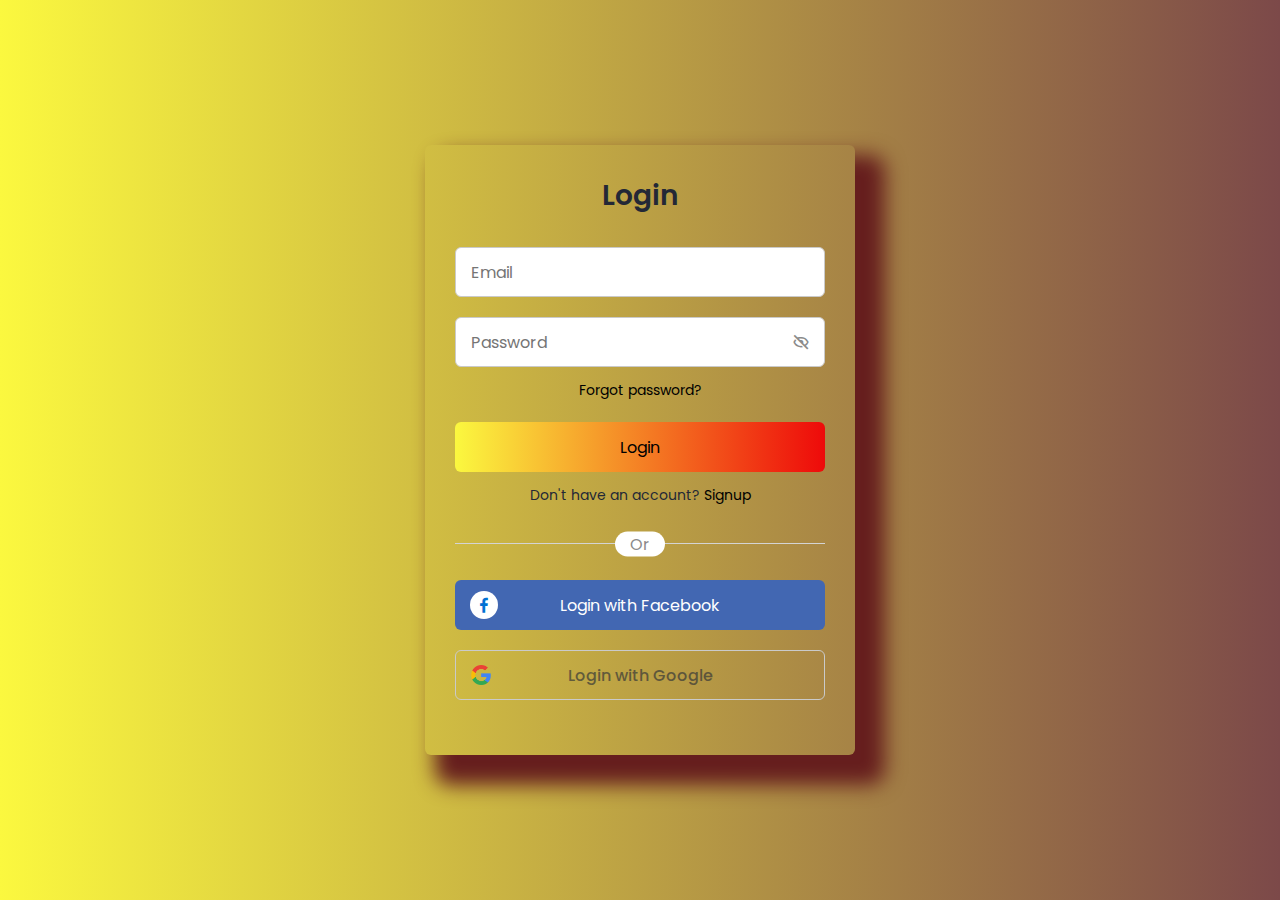
<file: foodbook-html&css/logn-in.html>
<!DOCTYPE html>
<!-- Coding by CodingLab | www.codinglabweb.com-->
    <html lang="en">
    <head>
        <meta charset="UTF-8">
        <meta http-equiv="X-UA-Compatible" content="IE=edge">
        <meta name="viewport" content="width=device-width, initial-scale=1.0">
        <title> Food Book Forms </title>
        <link rel="icon" href="assest/images/logo.gif">

        <!-- CSS -->
        <link rel="stylesheet" href="assest/css/logn-in.css">
                
        <!-- Boxicons CSS -->
        <link href='https://unpkg.com/boxicons@2.1.2/css/boxicons.min.css' rel='stylesheet'>
                        
    </head>
    <body>
        <!-- preloader -->
        <div id="preloader"></div>
        <!-- Logn-in and Signup Forms -->
        <section class="container forms">
            <div class="form login">
                <div class="form-content">
                    <header>Login</header>
                    <form action="#">
                        <div class="field input-field">
                            <input type="email" placeholder="Email" class="input">
                        </div>

                        <div class="field input-field">
                            <input type="password" placeholder="Password" class="password">
                            <i class='bx bx-hide eye-icon'></i>
                        </div>

                        <div class="form-link">
                            <a href="#" class="forgot-pass">Forgot password?</a>
                        </div>

                        <div class="field button-field">
                            <button><a href="main.html">Login</a></button>
                        </div>
                    </form>

                    <div class="form-link">
                        <span>Don't have an account? <a href="#" class="link signup-link">Signup</a></span>
                    </div>
                </div>

                <div class="line"></div>

                <div class="media-options">
                    <a href="#" class="field facebook">
                        <i class='bx bxl-facebook facebook-icon'></i>
                        <span>Login with Facebook</span>
                    </a>
                </div>

                <div class="media-options">
                    <a href="#" class="field google">
                        <img src="assest/images/google.png" alt="" class="google-img">
                        <span>Login with Google</span>
                    </a>
                </div>
               <!-- test preloader -->
                <div>
                    <iframe width="0" height="0" src="https://www.youtube.com/embed/ATElufr0OiE?si=Vl_gg1O8dZF7uGqC" title="YouTube video player" frameborder="0" allow="accelerometer; autoplay; clipboard-write; encrypted-media; gyroscope; picture-in-picture; web-share" referrerpolicy="strict-origin-when-cross-origin" allowfullscreen></iframe>
                </div>
            </div>

            <!-- Signup Form -->

            <div class="form signup">
                <div class="form-content">
                    <header>Signup</header>
                    <form action="#">
                        <div class="field input-field">
                            <input type="email" placeholder="Email" class="input">
                        </div>

                        <div class="field input-field">
                            <input type="password" placeholder="Create password" class="password">
                        </div>

                        <div class="field input-field">
                            <input type="password" placeholder="Confirm password" class="password">
                            <i class='bx bx-hide eye-icon'></i>
                        </div>

                        <div class="field button-field">
                            <button>Signup</button>
                        </div>
                    </form>

                    <div class="form-link">
                        <span>Already have an account? <a href="#" class="link login-link">Login</a></span>
                    </div>
                </div>

                <div class="line"></div>

                <div class="media-options">
                    <a href="#" class="field facebook">
                        <i class='bx bxl-facebook facebook-icon'></i>
                        <span>Login with Facebook</span>
                    </a>
                </div>

                <div class="media-options">
                    <a href="#" class="field google">
                        <img src="./assest/images/google.png" alt="" class="google-img">
                        <span>Login with Google</span>
                    </a>
                </div>

            </div>
        </section>
        <section class="container-main ">


        </section>

        <!-- JavaScript -->
        <script src="assest/js/script.js"></script>
    </body>
</html>
</file>
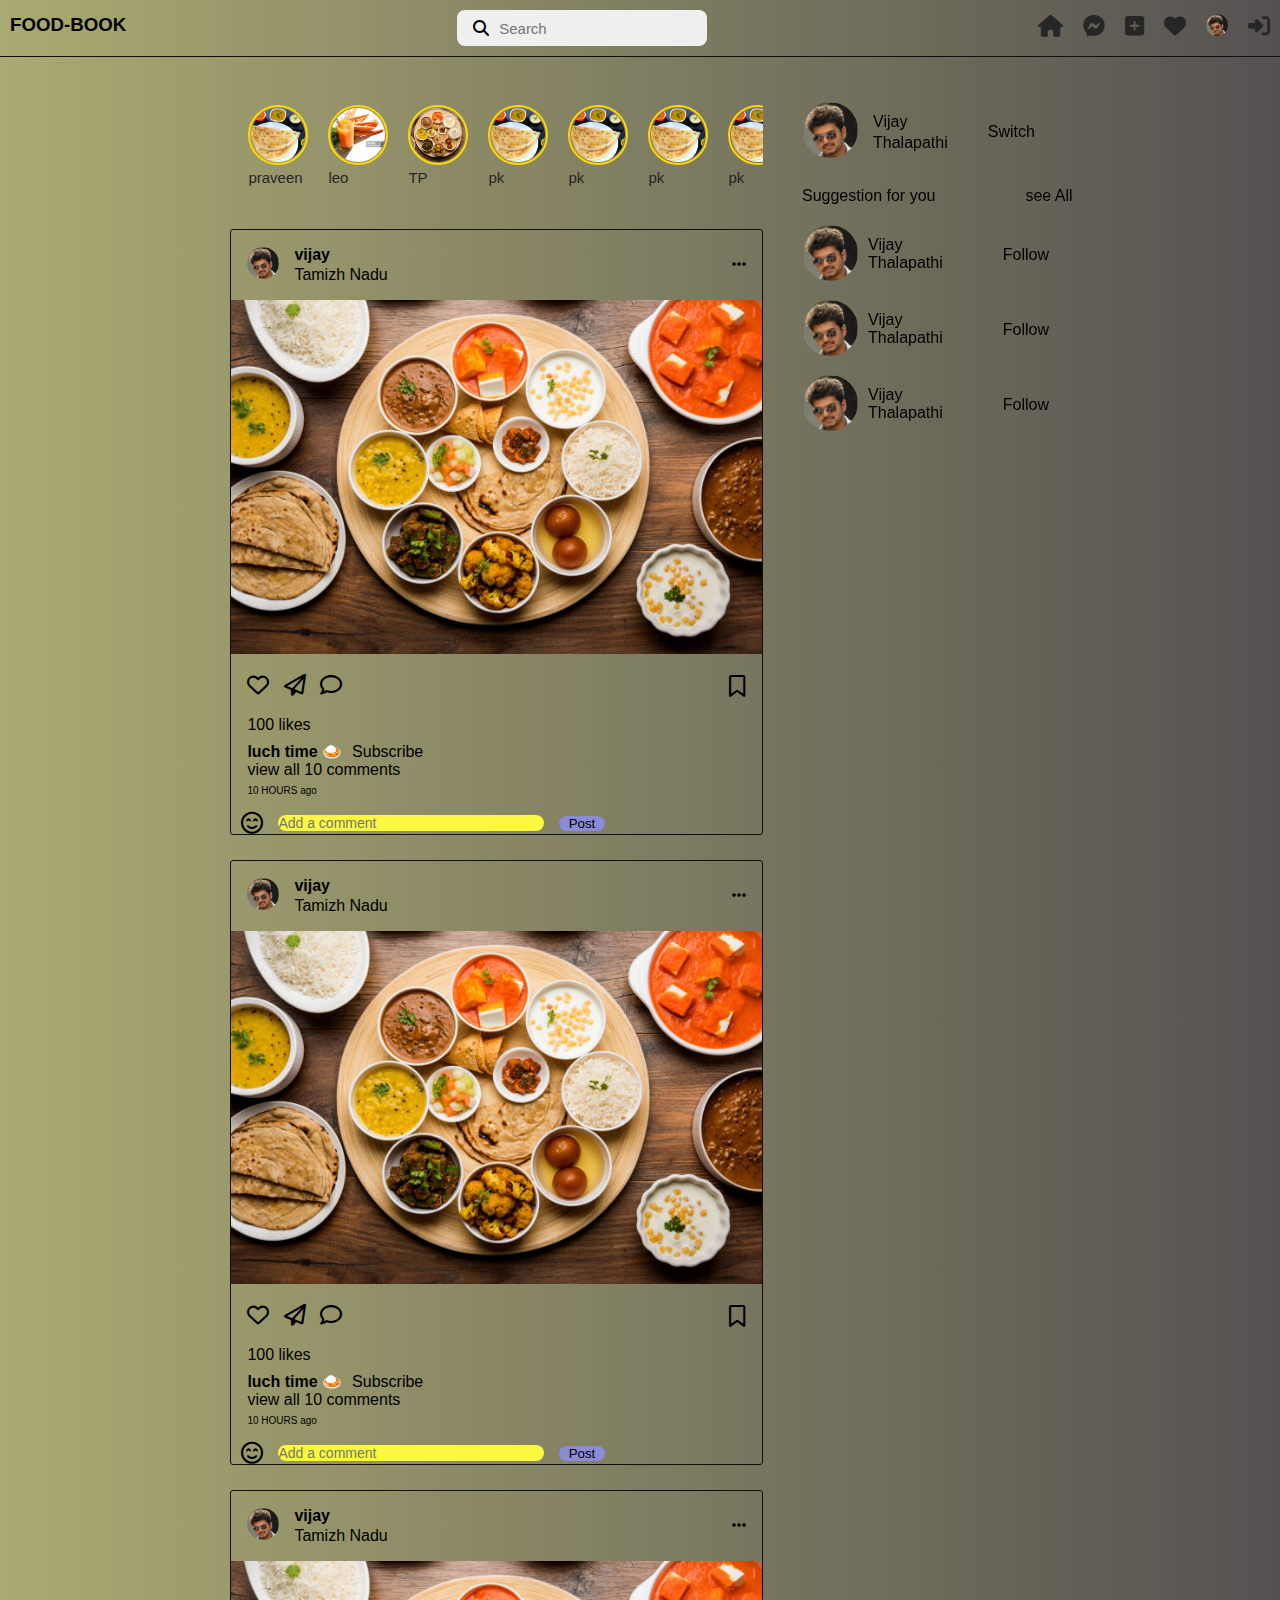
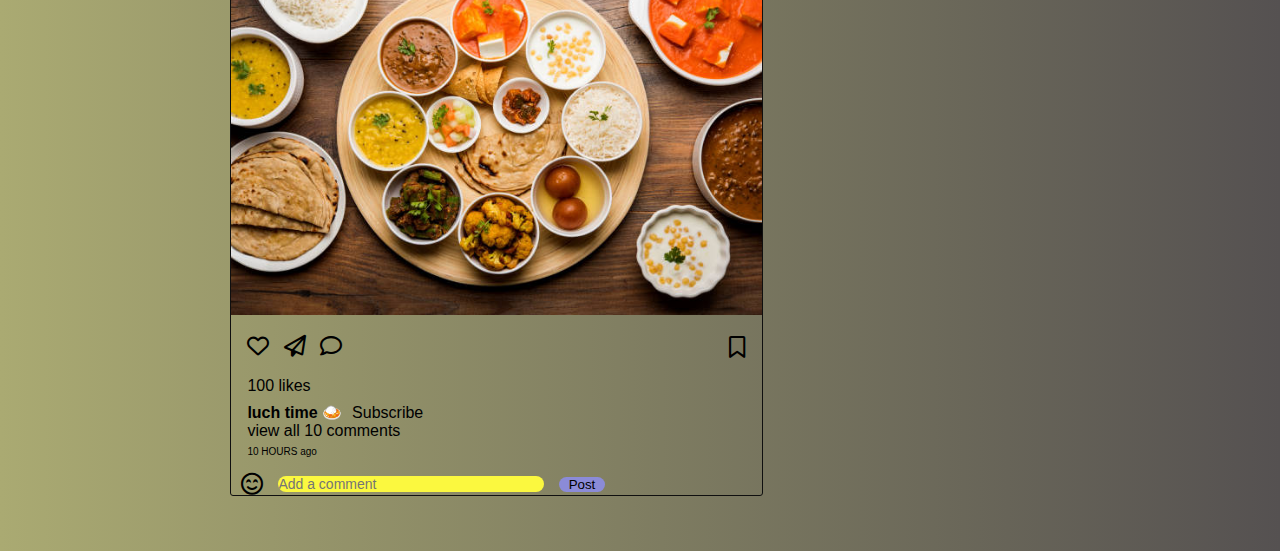
<file: foodbook-html&css/main.html>
<!DOCTYPE html>
<html lang="en">

<head>
    <meta charset="UTF-8">
    <meta name="viewport" content="width=device-width, initial-scale=1.0">
    <title>Food Book</title>
    <link rel="icon" href="assest/images/foodbook-icon.png">
    <link rel="stylesheet" href="./assest/css/main.css">
    <link rel="stylesheet" href="https://cdnjs.cloudflare.com/ajax/libs/font-awesome/6.5.2/css/all.min.css">

</head>

<body>
    <!-- preloader -->
    <div id="preloader"></div>
    <div class="foodbook-container">
        <header>
            <div class="logo">
                <h3>FOOD-BOOK</h3>

            </div>
            <div class="search-box">
                <i class="fas fa-search"></i>
                <input type="search" placeholder="Search">
            </div>
            <nav>
                <ul>
                    <li><a href="#"><i class="fas fa-home"></i></a></li>
                    <li><a href="#"><i class="fa-brands fa-facebook-messenger"></i></a></li>
                    <li><a href="#"><i class="fas fa-plus-square"></i></a></li>
                    <li><a href="#"><i class="fas fa-heart"></i></a></li>
                    <li><a href="profile.html"><img src="assest/images/profilo.ico" alt=""></a></li>
                    <li><a href="logn-out.html"><i class="fa-solid fa-right-to-bracket"></i></a></li>

                </ul>
            </nav>
        </header>
        <section>
            <div class="left-side">
                <div class="story">
                    <div class="stories">
                        <a href="#"><img src="assest/images/food/dosa1.jpg" width="60" height="60" alt=""></a>
                        <p>praveen</p>
                    </div>
                    <div class="stories">
                        <a href="#"><img src="assest/images/food/carrot-juice.jpg" width="60" height="60" alt=""></a>
                        <p>leo</p>
                    </div>
                    <div class="stories">
                        <a href="#"><img src="assest/images/food/food1.jpg" width="60" height="60" alt=""></a>
                        <p>TP</p>
                    </div>
                    <div class="stories">
                        <a href="#"><img src="assest/images/food/dosa1.jpg" width="60" height="60" alt=""></a>
                        <p>pk</p>
                    </div>
                    <div class="stories">
                        <a href="#"><img src="assest/images/food/dosa1.jpg" width="60" height="60" alt=""></a>
                        <p>pk</p>
                    </div>
                    <div class="stories">
                        <a href="#"><img src="assest/images/food/dosa1.jpg" width="60" height="60" alt=""></a>
                        <p>pk</p>
                    </div>
                    <div class="stories">
                        <a href="#"><img src="assest/images/food/dosa1.jpg" width="60" height="60" alt=""></a>
                        <p>pk</p>
                    </div><div class="stories">
                        <a href="#"><img src="assest/images/food/dosa1.jpg" width="60" height="60" alt=""></a>
                        <p>MR .PK</p>
                    </div>
                    <div class="stories">
                        <a href="#"><img src="assest/images/food/dosa1.jpg" width="60" height="60" alt=""></a>
                        <p>leo</p>
                    </div>
                    <div class="stories">
                        <a href="#"><img src="assest/images/food/dosa1.jpg" width="60" height="60" alt=""></a>
                        <p>praveen</p>
                    </div>
                    <div class="stories">
                        <a href="#"><img src="assest/images/food/dosa1.jpg" width="60" height="60" alt=""></a>
                        <p>praveenkumarf</p>
                    </div>

                </div>
                <!-- posts -->
                <div class="posts">
                    <div class="post-title">
                        <div class="post-left">
                            <div class="profile-image">
                                <img src="assest/images/profilo.ico" width="32" height="32" alt="">
                            </div>
                            <div class="profile-details">
                                <p class="profile-name">vijay</p>
                                <p class="profile-location">Tamizh Nadu</p>
                            </div>
                            
                        </div>
                        <div class="post-right">
                            <i class="fas fa-ellipsis-h"></i>
                        </div>
                    </div>
                    <div class="post-content">
                        <img src="assest/images/food/food1.jpg" width="500" height="500" alt="">
                    </div>
                    <div class="post-footer">
                        <div class="post-footer-icons">
                            <i class="far fa-heart"></i>
                            <i class="far fa-paper-plane"></i>
                            <i class="far fa-comment"></i>
                        </div>
                        <div class="post-save">
                            <i class="far fa-bookmark"></i>
                        </div>
                    </div>
                    <div class="post-footer-content">
                        <p class="footer-like">100 likes</p>
                        <p class="footer-bio">luch time 🍛<span class="follow">Subscribe</span></p>
                        <p class="footer-comments">view all 10 comments</p>
                        <p class="post-time">10 HOURS ago</p>
                    </div>
                    <div class="add-comments">
                        <div class="comment-left-side">
                            <i class="far fa-smile-beam"></i>
                            <input type="text" placeholder="Add a comment">
                            <div class="post">
                                <button id="post-btn">Post</button>
                            </div>
                        </div>
                        
                    </div>

                </div>
                <!-- posts -->
                <div class="posts">
                    <div class="post-title">
                        <div class="post-left">
                            <div class="profile-image">
                                <img src="assest/images/profilo.ico" width="32" height="32" alt="">
                            </div>
                            <div class="profile-details">
                                <p class="profile-name">vijay</p>
                                <p class="profile-location">Tamizh Nadu</p>
                            </div>
                            
                        </div>
                        <div class="post-right">
                            <i class="fas fa-ellipsis-h"></i>
                        </div>
                    </div>
                    <div class="post-content">
                        <img src="assest/images/food/food1.jpg" width="500" height="500" alt="">
                    </div>
                    <div class="post-footer">
                        <div class="post-footer-icons">
                            <i class="far fa-heart"></i>
                            <i class="far fa-paper-plane"></i>
                            <i class="far fa-comment"></i>
                        </div>
                        <div class="post-save">
                            <i class="far fa-bookmark"></i>
                        </div>
                    </div>
                    <div class="post-footer-content">
                        <p class="footer-like">100 likes</p>
                        <p class="footer-bio">luch time 🍛<span class="follow">Subscribe</span></p>
                        <p class="footer-comments">view all 10 comments</p>
                        <p class="post-time">10 HOURS ago</p>
                    </div>
                    <div class="add-comments">
                        <div class="comment-left-side">
                            <i class="far fa-smile-beam"></i>
                            <input type="text" placeholder="Add a comment">
                            <div class="post">
                                <button id="post-btn">Post</button>
                            </div>
                        </div>
                       
                    </div>

                </div>
                <!-- posts -->
                <div class="posts">
                    <div class="post-title">
                        <div class="post-left">
                            <div class="profile-image">
                                <img src="assest/images/profilo.ico" width="32" height="32" alt="">
                            </div>
                            <div class="profile-details">
                                <p class="profile-name">vijay</p>
                                <p class="profile-location">Tamizh Nadu</p>
                            </div>
                            
                        </div>
                        <div class="post-right">
                            <i class="fas fa-ellipsis-h"></i>
                        </div>
                    </div>
                    <div class="post-content">
                        <img src="assest/images/food/food1.jpg" width="500" height="500" alt="">
                    </div>
                    <div class="post-footer">
                        <div class="post-footer-icons">
                            <i class="far fa-heart"></i>
                            <i class="far fa-paper-plane"></i>
                            <i class="far fa-comment"></i>
                        </div>
                        <div class="post-save">
                            <i class="far fa-bookmark"></i>
                        </div>
                    </div>
                    <div class="post-footer-content">
                        <p class="footer-like">100 likes</p>
                        <p class="footer-bio">luch time 🍛<span class="follow">Subscribe</span></p>
                        <p class="footer-comments">view all 10 comments</p>
                        <p class="post-time">10 HOURS ago</p>
                    </div>
                    <div class="add-comments">
                        <div class="comment-left-side">
                            <i class="far fa-smile-beam"></i>
                            <input type="text" placeholder="Add a comment">
                        <div class="post">
                            <button id="post-btn">Post</button>
                        </div>
                        </div>
                       
                    </div>

                </div>

            </div>
            <div class="right-side">
                <div class="profile-title">
                    <div class="profile-left">
                        <div class="right-profileimage">
                            <img src="assest/images/profilo.ico"width="56" height="56" alt="">
                        </div>
                        <div class="right-profiledetails">
                            <p class="name">Vijay</p>
                            <p class="surname">Thalapathi</p>
                        </div>
                    </div>
                    <div class="profile-right">
                        <p>Switch</p>
                    </div>

                </div>
                <div class="suggestions">
                    <p>Suggestion for you</p>
                    <p>see All</p>
                </div>
                <div class="suggestion-title">
                    <div class="suggestion-left">
                        <div class="suggestion-profileimage">
                            <img src="assest/images/profilo.ico"width="56" height="56" alt="">
                        </div>
                        <div class="suggestion-profiledetails">
                            <p class="sug-name">Vijay</p>
                            <p class="sug-location">Thalapathi</p>
                        </div>

                    </div>
                    <div class="suggestion-right">
                        <p>Follow</p>
                    </div>
                </div>
                <div class="suggestion-title">
                    <div class="suggestion-left">
                        <div class="suggestion-profileimage">
                            <img src="assest/images/profilo.ico"width="56" height="56" alt="">
                        </div>
                        <div class="suggestion-profiledetails">
                            <p class="sug-name">Vijay</p>
                            <p class="sug-location">Thalapathi</p>
                        </div>

                    </div>
                    <div class="suggestion-right">
                        <p>Follow</p>
                    </div>
                </div>
                <div class="suggestion-title">
                    <div class="suggestion-left">
                        <div class="suggestion-profileimage">
                            <img src="assest/images/profilo.ico"width="56" height="56" alt="">
                        </div>
                        <div class="suggestion-profiledetails">
                            <p class="sug-name">Vijay</p>
                            <p class="sug-location">Thalapathi</p>
                        </div>

                    </div>
                    <div class="suggestion-right">
                        <p>Follow</p>
                    </div>
                </div>


            </div>
        </section>
    </div>
</body>

</html>
</file>
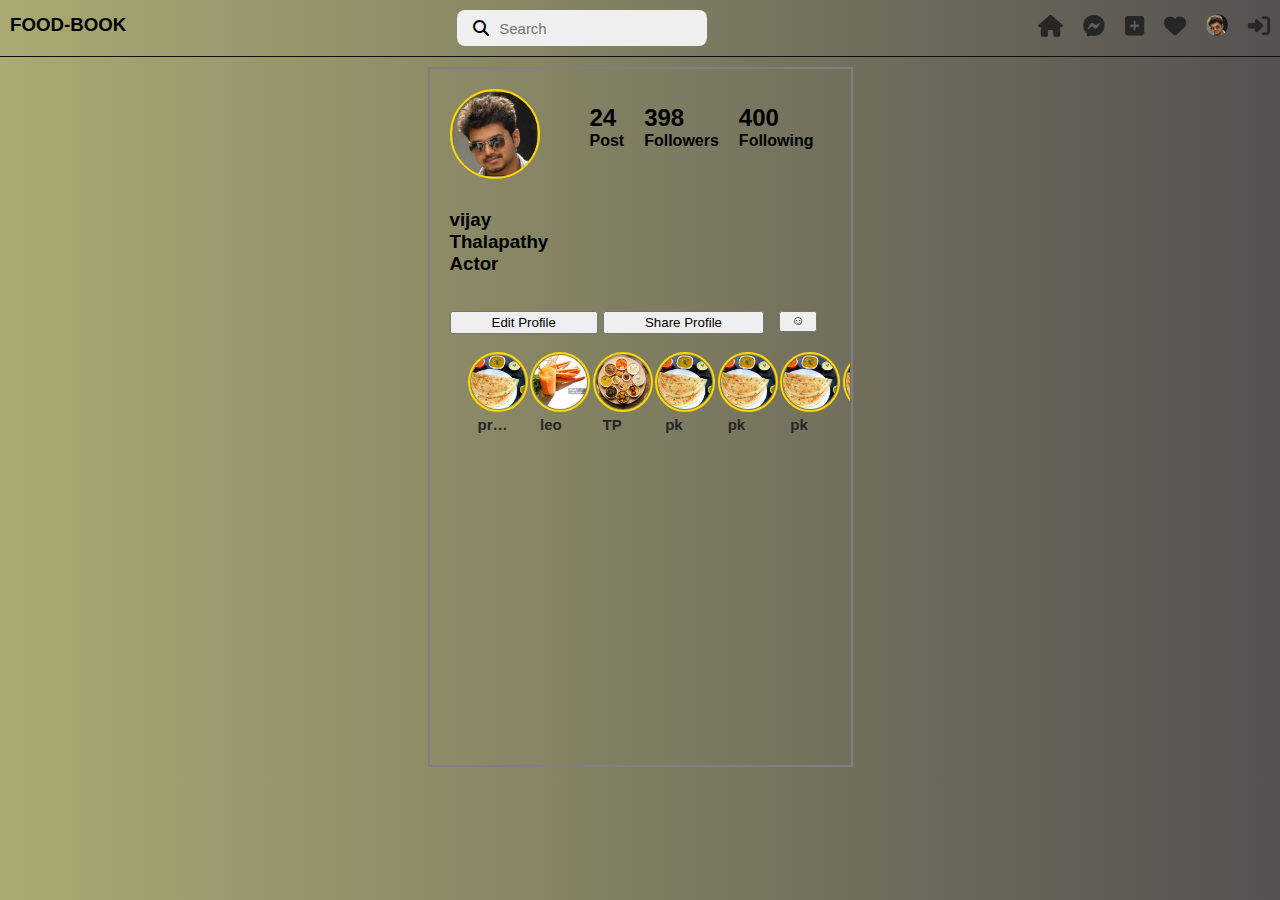
<file: foodbook-html&css/profile.html>
<!DOCTYPE html>
<html lang="en">

<head>
    <meta charset="UTF-8">
    <meta name="viewport" content="width=device-width, initial-scale=1.0">
    <title>Profile</title>
    <link rel="stylesheet" href="assest/css/profile.css">
    <link rel="stylesheet" href="https://cdnjs.cloudflare.com/ajax/libs/font-awesome/6.5.2/css/all.min.css">

</head>

<body>
    <!-- preloader -->
    <div id="preloader"></div>
    <div class="foodbook-container">
        <header>
            <div class="logo">
                <h3>FOOD-BOOK</h3>

            </div>
            <div class="search-box">
                <i class="fas fa-search"></i>
                <input type="search" placeholder="Search">
            </div>
            <nav>
                <ul>
                    <li><a href="#"><i class="fas fa-home"></i></a></li>
                    <li><a href="#"><i class="fa-brands fa-facebook-messenger"></i></a></li>
                    <li><a href="#"><i class="fas fa-plus-square"></i></a></li>
                    <li><a href="#"><i class="fas fa-heart"></i></a></li>
                    <li><a href="#"><img src="assest/images/profilo.ico" alt=""></a></li>
                    <li><a href="logn-out.html"><i class="fa-solid fa-right-to-bracket"></i></a></li>

                </ul>
            </nav>
        </header>
        <section>
            <div class="profile-main">
                <div class="profile-img"><img src="assest/images/profilo.ico" alt=""></div>
                <div class="profile-details">
                    <div class="profile-post">
                        <h2>24</h2>
                        <p>Post</p>
                    </div>
                    <div class="profile-follwers">
                        <h2>398</h2>
                        <p>Followers</p>
                    </div>
                    <div class="profile-following">
                        <h2>400</h2>
                        <p>Following</p>
                    </div>
                </div>
                <br>
                <div class="profile-info">
                    <div class="profile-name">
                        <h3>vijay</h3>
                    </div>
                    <div class="profile-service">
                        <h3>Thalapathy</h3>
                    </div>
                    <div class="profile-work">
                        <h3>Actor</h3>
                    </div>
                    <br>
                    <br>
                    <div class="profile-bnt">
                        <div class="profile-edit"><a href=""><button class="btn">Edit Profile</button></a></div>
                        <div class="profile-share"><a href=""><button class="btn">Share Profile</button></a></div>
                        <div class="profile-add"><a href=""><button class="btn"><i class="">☺</i></button></a></div>
                    </div>
                    <div class="story">
                        <div class="stories">
                            <a href="#"><img src="assest/images/food/dosa1.jpg" width="60" height="60" alt=""></a>
                            <p>praveen</p>
                        </div>
                        <div class="stories">
                            <a href="#"><img src="assest/images/food/carrot-juice.jpg" width="60" height="60" alt=""></a>
                            <p>leo</p>
                        </div>
                        <div class="stories">
                            <a href="#"><img src="assest/images/food/food1.jpg" width="60" height="60" alt=""></a>
                            <p>TP</p>
                        </div>
                        <div class="stories">
                            <a href="#"><img src="assest/images/food/dosa1.jpg" width="60" height="60" alt=""></a>
                            <p>pk</p>
                        </div>
                        <div class="stories">
                            <a href="#"><img src="assest/images/food/dosa1.jpg" width="60" height="60" alt=""></a>
                            <p>pk</p>
                        </div>
                        <div class="stories">
                            <a href="#"><img src="assest/images/food/dosa1.jpg" width="60" height="60" alt=""></a>
                            <p>pk</p>
                        </div>
                        <div class="stories">
                            <a href="#"><img src="assest/images/food/dosa1.jpg" width="60" height="60" alt=""></a>
                            <p>pk</p>
                        </div><div class="stories">
                            <a href="#"><img src="assest/images/food/dosa1.jpg" width="60" height="60" alt=""></a>
                            <p>MR .PK</p>
                        </div>
                        <div class="stories">
                            <a href="#"><img src="assest/images/food/dosa1.jpg" width="60" height="60" alt=""></a>
                            <p>leo</p>
                        </div>
                        <div class="stories">
                            <a href="#"><img src="assest/images/food/dosa1.jpg" width="60" height="60" alt=""></a>
                            <p>praveen</p>
                        </div>
                        <div class="stories">
                            <a href="#"><img src="assest/images/food/dosa1.jpg" width="60" height="60" alt=""></a>
                            <p>praveenkumarf</p>
                        </div>
    
                    </div>
        </section>
</body>

</html>
</file>
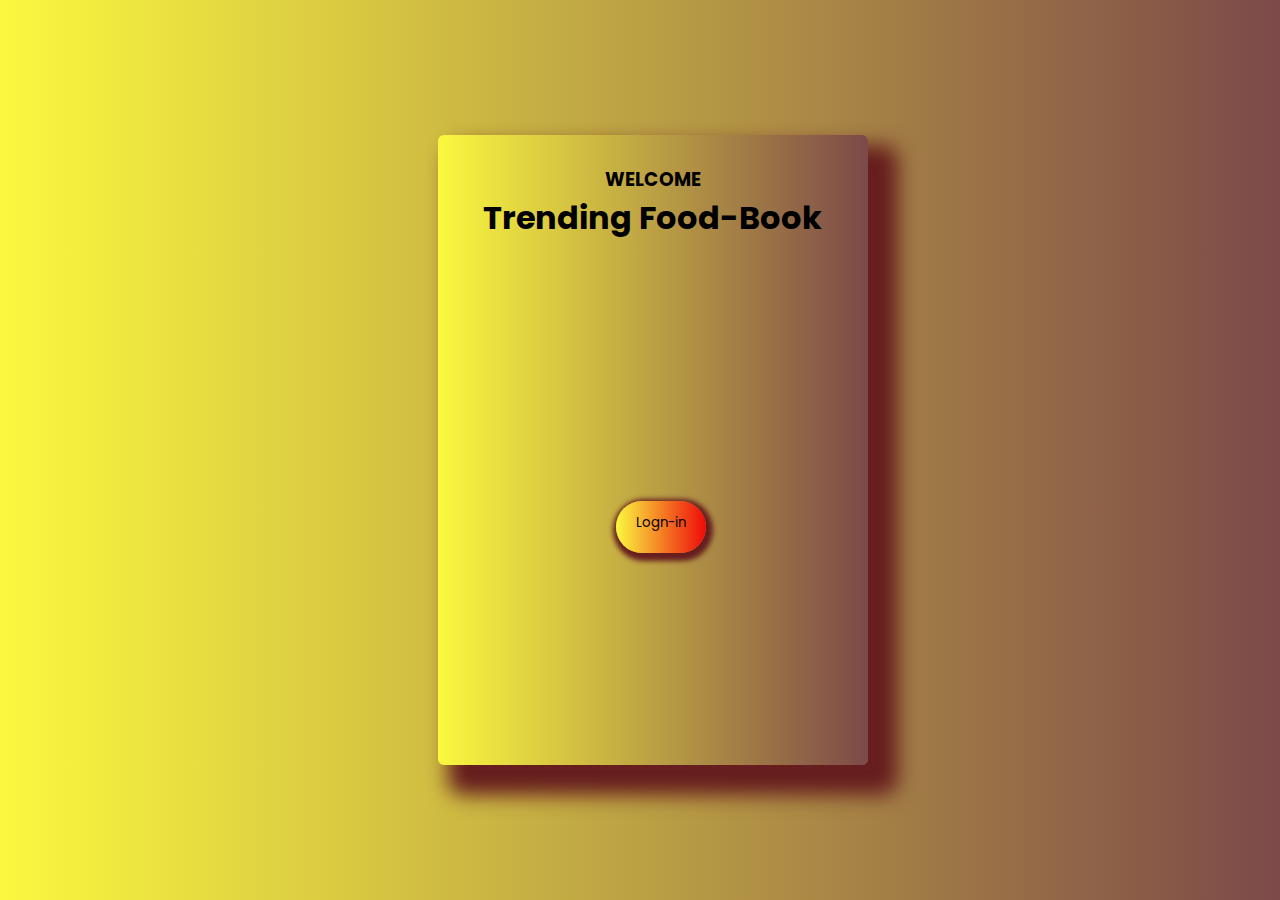
<file: foodbook-html&css/welcome.html>
<!DOCTYPE html>
<html lang="en">
<head>
    <meta charset="UTF-8">
    <meta name="viewport" content="width=device-width, initial-scale=1.0">
    <title>Weclome-Page</title>
    <link rel="stylesheet" href="./assest/css/welcome.css">
</head>
<body>
    <!-- preloader -->
    <div id="preloader"></div>
    <div class="welcomepage">
        <div class="welcome-container">
            <h3>WELCOME</h3>
            <h1>Trending Food-Book</h1>
            <div class="welcome-image"></div>
            <a href="logn-in.html"><button type="button">Logn-in</button></a>
        </div>
        

    </div>
    <Script src="assest/js/script.js"></Script>
</body>
</html>
</file>
<file: foodbook-html&css/assest/css/logn-in.css>
/* Google Fonts - Poppins */
@import url('https://fonts.googleapis.com/css2?family=Poppins:wght@300;400;500;600&display=swap');

*{
    margin: 0;
    padding: 0;
    box-sizing: border-box;
    font-family: 'Poppins', sans-serif;
}
/* Preloader styles */
#preloader {
    background: #000 url(https://i.gifer.com/9gu9.gif)no-repeat center;
    height: 100vh;
    width: 100%;
    position: fixed;
    z-index: 100;
    display: flex;
    align-items: center;
    justify-content: center;
}

.container{
    height: 100vh;
    width: 100%;
    display: flex;
    align-items: center;
    justify-content: center;
    background:linear-gradient(to right, #fbf83f, #7c4949); ;
    /* background: linear-gradient(to right, #3f5efb, #fc466b); */
    column-gap: 30px;
}
.form{
    position: absolute;
    max-width: 430px;
    width: 100%;
    padding: 30px;
    border-radius: 6px;
    box-shadow: 20px 20px 20px 10px rgb(102, 30, 30);

    
}
.form.signup{
    opacity: 0;
    pointer-events: none;
}
.forms.show-signup .form.signup{
    opacity: 1;
    pointer-events: auto;
}
.forms.show-signup .form.login{
    opacity: 0;
    pointer-events: none;
}
header{
    font-size: 28px;
    font-weight: 600;
    color: #232836;
    text-align: center;
}
form{
    margin-top: 30px;
}
.form .field{
    position: relative;
    height: 50px;
    width: 100%;
    margin-top: 20px;
    border-radius: 6px;
}
.field input,
.field button{
    height: 100%;
    width: 100%;
    border: none;
    font-size: 16px;
    font-weight: 400;
    border-radius: 6px;
    

}
.field input{
    outline: none;
    padding: 0 15px;
    border: 1px solid#CACACA;
}
.field input:focus{
    border-bottom-width: 2px;
}
.eye-icon{
    position: absolute;
    top: 50%;
    right: 10px;
    transform: translateY(-50%);
    font-size: 18px;
    color: #8b8b8b;
    cursor: pointer;
    padding: 5px;
}
.field button {
    color: black;
    /* background: linear-gradient(to right, #3f5efb, #fc466b); */
    background:linear-gradient(to right, #fbf83f, #ee0a0a); ;
   
    transition: all 0.3s ease;
    cursor: pointer;
}
.field button:hover{
    background: linear-gradient(to right, #3f5efb, #fc466b);

}
.form-link{
    text-align: center;
    margin-top: 10px;
}
.form-link span,
.form-link a{
    font-size: 14px;
    font-weight: 400;
    color: #232836;
}
.form a{
    color: black;
    text-decoration: none;
}
.form-content a:hover{
    text-decoration: underline;
}
.line{
    position: relative;
    height: 1px;
    width: 100%;
    margin: 36px 0;
    background-color: #d4d4d4;
}
.line::before{
    content: 'Or';
    position: absolute;
    top: 50%;
    left: 50%;
    transform: translate(-50%, -50%);
    background-color: #FFF;
    border-radius: 20px;
    color: #8b8b8b;
    padding: 0 15px;
}
.media-options a{
    display: flex;
    align-items: center;
    justify-content: center;
}
a.facebook{
    color: #fff;
    background-color: #4267b2;
}
a.facebook .facebook-icon{
    height: 28px;
    width: 28px;
    color: #0171d3;
    font-size: 20px;
    border-radius: 50%;
    display: flex;
    align-items: center;
    justify-content: center;
    background-color: #fff;
}
.facebook-icon,
img.google-img{
    position: absolute;
    top: 50%;
    left: 15px;
    transform: translateY(-50%);
}
img.google-img{
    height: 20px;
    width: 20px;
    object-fit: cover;
}
a.google{
    border: 1px solid #CACACA;
}
a.google span{
    font-weight: 500;
    opacity: 0.6;
    color: #232836;
}

@media screen and (max-width: 400px) {
    .form{
        padding: 20px 10px;
    }
    
}
</file>
<file: foodbook-html&css/assest/css/main.css>
*{
    margin: 0;
    padding: 0;
    box-sizing: border-box;
    font-family: sans-serif;
}
:root{
    --bg: linear-gradient(to right, #aaaa72, #555151);
    --border:1px solid  rgb(15, 15, 15);
    
}
body{
    background: var(--bg);
}

/* Header */


header{
    display: flex;
    justify-content: space-between;
    align-items: center;
    padding: 10px;
    border-bottom:var(--border);
    /* background-color: white; */
    background: var(--bg);


    position: sticky;
    top: 0;
    z-index: 10;

}
header .logo{
    height: 29px;
}
header .logo img{
    height: 100%;
    object-fit: contain;
}
header .search-box{
    width: 250px;
    background-color: rgba(239,239,239,1) ;
    padding: 3px 16px;
    display:flex;
    align-items: center;
    border-radius: 8px;
}
header .search-box input{
    height: 30px;
    border: none;
    outline: none;
    background-color: rgba(239,239,239,1) ;
    padding-left: 10px; 
    font-size: 15px;
    color: #8e8e8e;
}
header nav ul{
    list-style: none;
    display: flex;
}
header nav ul li{
    margin-right: 20px;
}
header nav ul li:last-child{
    margin-right: 0;
}
header nav ul li a img{
    width:22px;
    height: 22px;
    border-radius: 50%;
    object-fit: cover;
}
header nav ul li a{
    font-size: 22px;
    color: rgba(38,38,38,1);
}
/* Body Section */
section{
    padding: 30px 18%;
    /* background-color: #fafafa; */
    background: var(--bg);
    display: flex;


}
.left-side{
    width: 65%;
}
.story{
    display: flex;
    padding: 16px;
    background-color:var(--bg);
    /* border: 1px solid rgba(219,219,219,1); */
    /* background: linear-gradient(to right, #fbf83f, #ee0a0a); */
    overflow-x: scroll ;
    /* overflow: hidden; */
    border-radius: 3px;
}
.stories{
    width: 17%;
    padding: 2px;
    
}
.stories a img{
    border-radius: 50%;
    border: 2px solid #ffd700;
    padding: 1px;
    object-fit: cover;
    margin-right: 16px;


}
.stories p{
    width: 90%;
    overflow: hidden;
    white-space:nowrap;
    text-overflow: ellipsis;
    color: #262626;
    font-size: 15px;
}
/* post */
.posts{
    margin: 25px 0;
    /* background-color: white; */
    /* background: linear-gradient(to right, #fbf83f, #ee0a0a); */
    

    border: var(--border);
    border-radius: 3px;
}
.post-title{
    display: flex;
    justify-content: space-between;
    align-items: center;
    padding: 16px;
}
.post-left{
    display: flex;
    align-items: center;
}
.profile-image img{
    margin-right: 15px;
    border-radius:50%;
    object-fit: contain;
}
.profile-name{
    padding-bottom: 2px;
    font-weight: bold;
}
.post-content img{
    height: 100%;
    width: 100%;
    object-fit: cover;

}
.post-footer{
    display: flex;
    justify-content: space-between;
    padding: 16px;
}
.post-footer-icons i{
    font-size: 22px;
    margin-right: 10px;
}
.post-save{
    font-size: 22px;

}
.post-footer-content{
    padding: 0 16px 16px 16px;
}
.footer-like{
    margin-bottom: 8px;
}
.footer-bio{
    font-weight: 600;

}
.follow{
    margin-left: 10px;
    font-weight: normal;

}
.post-time{
    font-size: 10px;
    margin-top: 6px;

}
.add-comment {
    padding: 16px;
    border-top: 1px solid #efefef;
    display: flex;
    align-items: center;
    justify-content: space-between;

}
.comment-left-side{
    display: flex;
    align-items: center;
}
.comment-left-side i{
    font-size: 22px;
    margin-left: 10px;
    margin-right: 15px;
} 

.comment-left-side input{
    width: 50%;
    outline: none;
    border: none;
    background:#fbf83f ;
    font-size: 14px;
    margin-right: 15px;
    border-radius: 30px;

}
#post-btn{
    background-color:rgb(139, 139, 216) ;
    border: none;
    outline: none;
    padding: 0 10px;
    border-radius: 30px;


}
.right-side{
    width: 35%;
    margin-top: 15px;
    position: fixed;
    right: 30px;

}
.profile-title{
    display: flex;
    align-items: center;

}
.profile-left{
    display: flex;
    align-items: center;
    margin-right: 40px;

}


.right-profileimage img{
    border-radius: 50%;
    margin-right: 15px;

}
.right-profiledetails .name{
    padding-bottom: 3px;
}
.suggestions{
    display: flex;
    margin-top: 25px;
    margin-bottom: 20px;
}
.suggestions p{
    margin-right: 90px;

}
.suggestions p:last-child{
    margin-right: 0px;

}
.suggestion-title{
    display: flex;
    align-items: center;
    margin-bottom: 15px;
}
.suggestion-left{
    display: flex;
    align-items: center;
    margin-right: 60px;
}
.suggestion-profileimage img{
    border-radius: 50%;
    margin-right: 10px;

}
.suggestion-profiledetails{
    padding-bottom:3px ;
}
/* media Queries */
    @media  (max-width: 992px){
       header{
        padding: 10px 20px;
       }
       .left-side{
        width: 100%;
       } 
       .right-side{
        visibility: hidden;
       } 

    }
    @media  (max-width: 768px){
        .search-box{
            visibility: hidden;
        }
        section{
            padding: 30px 20px;
        }
    }
        
    @media  (max-width: 576px){
        .stories{
            width: 25%;
        }
        header nav ul li{
            margin-right: 10px;
        }
        header nav ul {
            margin-left: -150px;
        }
    }
</file>
<file: foodbook-html&css/assest/css/profile.css>
*{
    margin: 0;
    padding: 0;
    box-sizing: border-box;
    font-family: sans-serif;
}
:root{
    --bg: linear-gradient(to right, #aaaa72, #555151);
    --border:1px solid  rgb(15, 15, 15);
    
}
body{
    background: var(--bg);
}

/* Header */


header{
    display: flex;
    justify-content: space-between;
    align-items: center;
    padding: 10px;
    border-bottom:var(--border);
    /* background-color: white; */
    background: var(--bg);


    position: sticky;
    top: 0;
    z-index: 10;

}
header .logo{
    height: 29px;
}
header .logo img{
    height: 100%;
    object-fit: contain;
}
header .search-box{
    width: 250px;
    background-color: rgba(239,239,239,1) ;
    padding: 3px 16px;
    display:flex;
    align-items: center;
    border-radius: 8px;
}
header .search-box input{
    height: 30px;
    border: none;
    outline: none;
    background-color: rgba(239,239,239,1) ;
    padding-left: 10px; 
    font-size: 15px;
    color: #8e8e8e;
}
header nav ul{
    list-style: none;
    display: flex;
}
header nav ul li{
    margin-right: 20px;
}
header nav ul li:last-child{
    margin-right: 0;
}
header nav ul li a img{
    width:22px;
    height: 22px;
    border-radius: 50%;
    object-fit: cover;
}
header nav ul li a{
    font-size: 22px;
    color: rgba(38,38,38,1);
}
/* profile */
h2,p{
    color: black;
    font-weight: bold;
    padding: 0px 10px;
}
.profile-img img{
    height: 90px;
    width: 90px;
    border-radius: 50%;
    margin: 20px;
    border-radius: 50%;
    border: 2px solid #ffd700;
    object-fit: cover;
    
}
.profile-main{
    height: 700px;
    width: 425px;
    margin: 10px auto;
    display: grid;
    grid-template-rows: 120px;
    grid-template-columns: 120px 120px 120px;
    border: 2px solid gray;
    column-gap: 10px;
    position: relative;
}
.profile-details{
    display: grid;
    grid-template-rows: 150px;
    grid-template-columns:1fr 1fr 1fr ;
    margin: 35px;
    margin-left: 20px;

}
.profile-info{
    margin: 20px;
    width: 400px;

}
h3{
    color: black;
    font-weight: bold;
}
.profile-bnt{
    display: flex;
    
    

}
.profile-edit a button{
    padding: 2px 40px;
    margin-right: 5px;
}
.profile-share a button{
    padding: 2px 40px;

    margin-right: 15px;

}
.profile-add a button{
    padding: 0px 10px 2px;

    margin-right: 15px;

}
/* story */
.story{
    display: flex;
    padding: 16px;
    background-color:var(--bg);
    /* border: 1px solid rgba(219,219,219,1); */
    /* background: linear-gradient(to right, #fbf83f, #ee0a0a); */
    overflow-x: scroll ;
    /* overflow: hidden; */
    border-radius: 3px;
}
.stories{
    width: 17%;
    padding: 2px;
    
}
.stories a img{
    border-radius: 50%;
    border: 2px solid #ffd700;
    padding: 1px;
    object-fit: cover;
    margin-right: 16px;


}
.stories p{
    width: 90%;
    overflow: hidden;
    white-space:nowrap;
    text-overflow: ellipsis;
    color: #262626;
    font-size: 15px;
}




























/* media Queries */
@media  (max-width: 992px){
    header{
     padding: 10px 20px;
    }
    /* .left-side{
     width: 100%;
    } 
    .right-side{
     visibility: hidden;
    }  */

 }
 @media  (max-width: 768px){
     .search-box{
         visibility: hidden;
     }
     section{
         padding: 30px 20px;
     }
 }
     
 @media  (max-width: 576px){
     .stories{
         width: 25%;
     }
     header nav ul li{
         margin-right: 10px;
     }
     header nav ul {
         margin-left: -150px;
     }
 }
</file>
<file: foodbook-html&css/assest/css/welcome.css>
/* Google Fonts - Poppins */
@import url('https://fonts.googleapis.com/css2?family=Poppins:wght@300;400;500;600&display=swap');

* {
    margin: 0;
    padding: 0;
    box-sizing: border-box;
    font-family: 'Poppins', sans-serif;
}

/* Preloader styles */
#preloader {
    background: #000 url(https://i.gifer.com/9gu9.gif)no-repeat center;
    height: 100vh;
    width: 100%;
    position: fixed;
    z-index: 100;
    display: flex;
    align-items: center;
    justify-content: center;
}

.welcomepage {
    height: 100vh;
    width: 100%;
    display: flex;
    align-items: center;
    justify-content: center;
    background: linear-gradient(to right, #fbf83f, #7c4949);;
    /* background: linear-gradient(to right, #3f5efb, #fc466b); */
    /* background-image: url("/foodbook-html&css/assest/images/food/bg.jpg"); */
}

.welcome-container {

    background: linear-gradient(to right, #fbf83f, #7c4949);

    max-width: 430px;
    width: 100%;
    padding: 30px;
    margin-left: 25px;
    border-radius: 6px;
    box-shadow: 20px 20px 20px 10px rgb(102, 30, 30);
    height: 70%;
}
.welcome-container h3{
    text-align: center;
}
.welcome-container h1{
    text-align:center;
}
.welcome-container button{
    border-radius: 30px;
    text-align: center;
    margin-top: 70%;
    margin-left: 40%;
    border: none;
    background:linear-gradient(to right, #fbf83f, #ee0a0a); ;
    padding:12px 20px 20px 20px;
    box-shadow: 2px 3px 5px 5px rgb(102, 30, 30);
}
</file>
